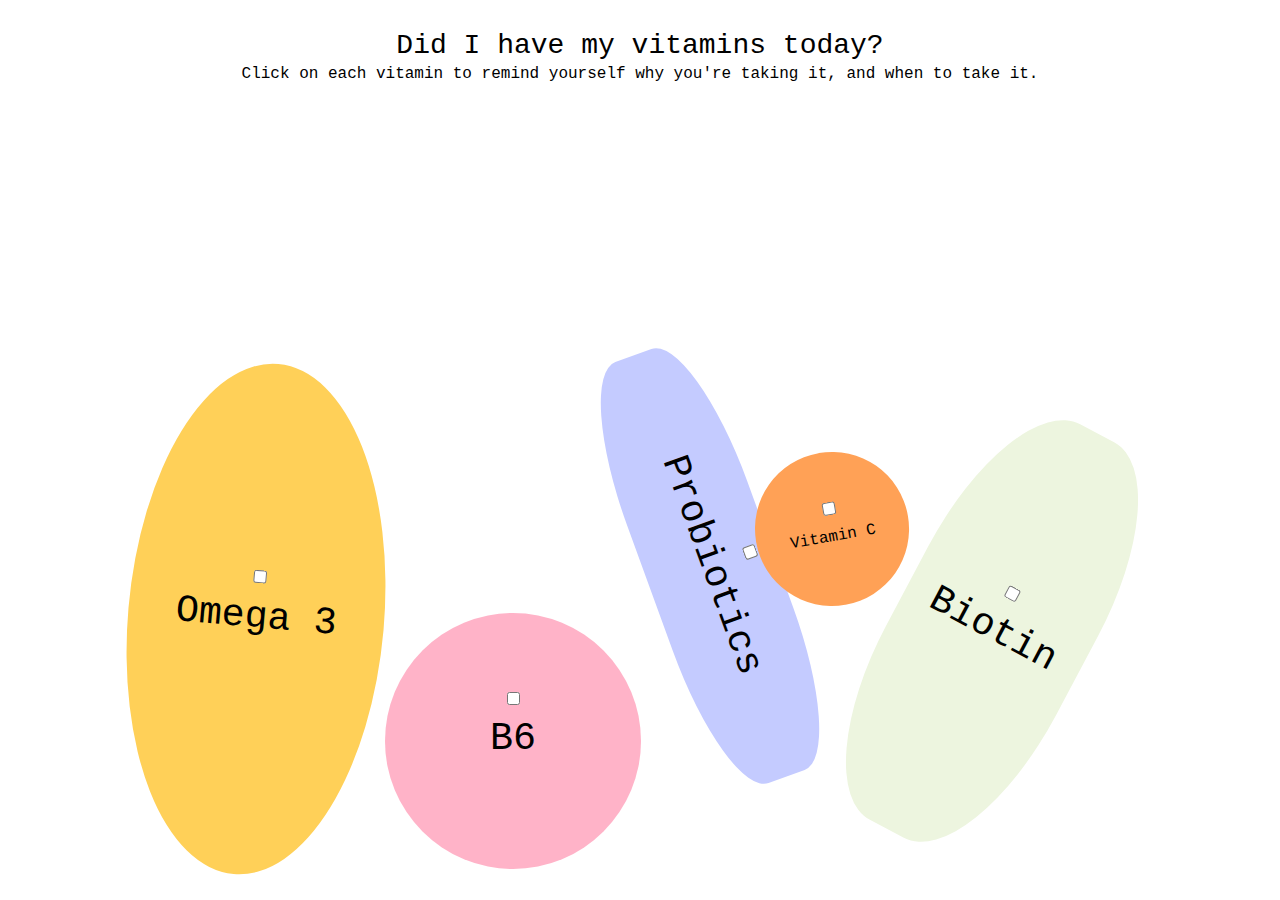
<file: s1fp-mypillcase/index.html>
<head>
    <link rel="stylesheet" href="style.css">
    <link rel="icon" type="image/x-icon" href="favicon.png">
    <title> MY VITAMINS</title>
</head>
<body>
    <div id="wrapper">
        <h1> Did I have my vitamins today?</h1>
        <p> Click on each vitamin to remind yourself why you're taking it, and when to take it.<p>
        <div id="omega3" class="flex-pill">
            <input type="checkbox">
            <h2><a href ="omega3.html">Omega 3</a></h2>
        </div>
        <div id="b6" class="flex-pill">
            <input type="checkbox">
            <h2><a href="b6.html">B6</a></h2>
        </div>
        <div id="probiotics" class="flex-pill">
            <input type="checkbox">
            <h2><a href="probiotics.html">Probiotics</a></h2>
        </div>
        <div id="vitaminc" class="flex-pill">
            <input type="checkbox">
            <h2 class="vitaminc"><a href="vitaminc.html">Vitamin C</a></h2>
        </div>
        <div id="biotin" class="flex-pill">
            <input type="checkbox">
            <h2><a href="biotin.html">Biotin</a></h2>
        </div>


    </div>

</body>
</file>
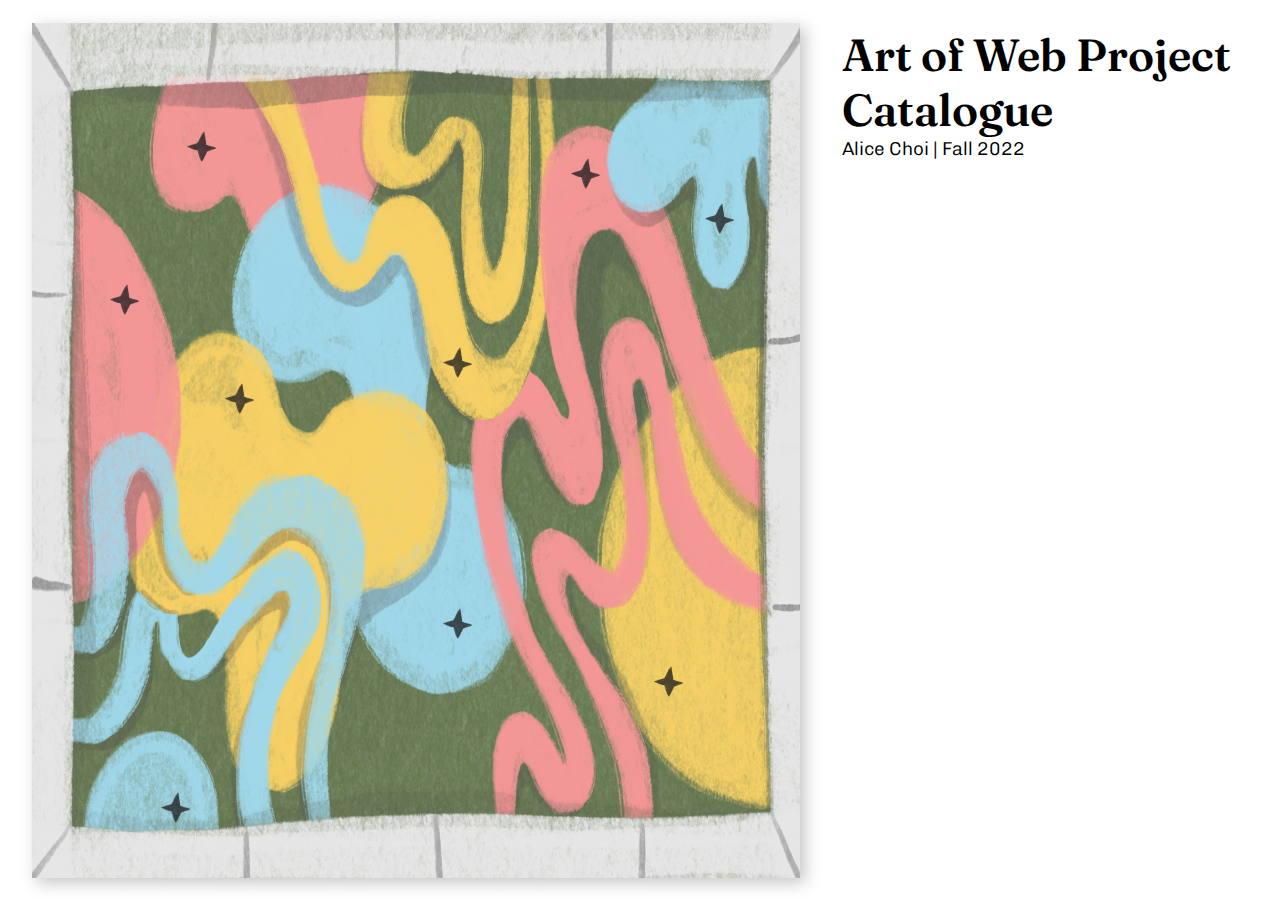
<file: final/home.html>
<!doctype html>
<html lang="en">
<head>
    <title> alice choi dsgn1020</title>
    <link rel="stylesheet" href="style.css"> 
    <link rel="icon" type="image/x-icon" href="pointer-hover.png">
    <link rel="preconnect" href="https://fonts.googleapis.com"><link rel="preconnect" href="https://fonts.gstatic.com" crossorigin><link href="https://fonts.googleapis.com/css2?family=Cardo&family=Chivo:wght@500&family=Karla:ital,wght@0,300;0,500;1,400&display=swap" rel="stylesheet">
    <link href="https://fonts.googleapis.com/css2?family=Chivo:ital,wght@0,200;1,300&family=Fraunces:opsz,wght@9..144,300;9..144,400;9..144,500;9..144,600&display=swap" rel="stylesheet">


</head>

<div id = "title">
    <h1> Art of Web Project Catalogue </h1>
    <h3> Alice Choi | Fall 2022 </h3>
</div>


<div id = "main-art">
    <div id = "background" class = "element"></div>
    <div id = "section-2-1" class = "element">
        <a href="https://alicechoi02.github.io/s2-p1/index.html" target = "_blank"><div id = "s2-1-pointer" class = "pointer"></div></a>
        <div id = "s2-1-image" class = "art-image"></div>
        <span class = "section-popup">
            <h2 class = "s2">Section 2.1</h2>
            <h3> OCTOBER 17, 2022</h3>
            <p>This project is a WEB RING that connects all students’ web
                publications from Section 1 together. We looked at
                discovering a modular code that could be implemented within
                each student’s project, while also preserving the character
                of each student’s design. 
            </p>
        </span>
    </div>
    <div id = "section-3-final" class = "element">
        <a href="https://alicechoi02.github.io/s3-final/index.html" target = "_blank"><div id = "s3-final-pointer" class = "pointer"></div></a>
        <div id = "s3-final-image" class = "art-image"></div>
        <span class = "section-popup">
            <h2 class = "s3">Section 3 FINAL </h2>
            <h3>DECEMBER 12, 2022</h3>
            <p>For the final project of this section, we programmed 
                a generative design tool using functions, loops and 
                conditionals. There was a lot of thought put into, additionally, 
                embedding the tool into a web interface that would adequately 
                encourage user interaction. 
            </p>
        </span>
    </div>
    <div id = "section-2-final" class = "element">
        <a href="https://editor.p5js.org/alicechoi02/sketches/5LE7td_VA" target = "_blank"><div id = "s2-final-pointer" class = "pointer"></div></a>
        <div id = "s2-final-image" class = "art-image"></div>
        <span class = "section-popup">
            <h2 class = "s2">Section 2 FINAL </h2>
            <h3>NOVEMBER 11, 2022</h3>
            <p>For the final project of this section, we created a 
                browser-based design that creatively employed the 
                system's clock with p5.js. The approach taken here was
                to figure out how to extract the metaphor of a clock to
                visually represent the passage of time. 
            </p>
        </span>
    </div>
    <div id = "section-1-final" class = "element">
        <a href="https://alicechoi02.github.io/s1fp-mypillcase/index.html" target = "_blank"><div id = "s1-final-pointer" class = "pointer"></div></a>
        <div id = "s1-final-image" class = "art-image"></div>
        <span class = "section-popup">
            <h2 class = "s1">Section 1 FINAL </h2>
            <h3>OCTOBER 10, 2022</h3>
            <p>For the final project of this section, we created an
                online publication that employed a consistent visual
                style across pages. This was a good opportunity to think
                about how the navigation system should complement the
                systematic image of the site’s appearance. 
            </p>
        </span>
    </div>
    <div id = "section-3-2" class = "element">
        <a href="https://alicechoi02.github.io/s3-p2/index.html" target = "_blank"><div id = "s3-2-pointer" class = "pointer"></div></a>
        <div id = "s3-2-image" class = "art-image"></div>
        <span class = "section-popup">
            <h2 class = "s3">Section 3.2 </h2>
            <h3>DECEMBER 5, 2022</h3>
            <p>This project was a group execution of an interactive design
                tool with IFTTT to create a “solution” to a perceived problem,
                as well as a promotional website for this tool. There was plenty
                of opportunity to practice identifying a relevant problem,
                solution and presentation with design. 
            </p>
        </span>
    </div>
    <div id = "section-1-2" class = "element">
        <a href="https://codepen.io/alicechoi02/pen/ZEopOBQ" target = "_blank"><div id = "s1-2-pointer" class = "pointer"></div></a>
        <div id = "s1-2-image" class = "art-image"></div>
        <span class = "section-popup">
            <h2 class = "s1">Section 1.2 </h2>
            <h3>OCTOBER 3, 2022</h3>
            <p>This project is a CSS still life of an assemblage sculpture 
                that the class worked together to build. It allowed for an 
                exploration of design reduction and abstraction techniques, 
                as well as a thorough introduction to CSS animations and pseudoclasses. 
            </p>
        </span>
    </div>
    <div id = "section-2-2" class = "element">
        <a href="https://alicechoi02.github.io/s2p2-doorproblem/main.html" target = "_blank"><div id = "s2-2-pointer" class = "pointer"></div></a>
        <div id = "s2-2-image" class = "art-image"></div>
        <span class = "section-popup">
            <h2 class = "s2">Section 2.2 </h2>
            <h3>OCTOBER 24, 2022</h3>
            <p>This project invited us to explore CSS selectors and hover 
                effects to create a single-page, self-contained website. 
                We were also asked to become familiar with metadata/alt text 
                as well as viewport size accommodations. 
            </p>
        </span>
    </div>
    <div id = "section-1-1" class = "element">
        <a href="https://codepen.io/alicechoi02/pen/gOzPbOm" target = "_blank"><div id = "s1-1-pointer" class = "pointer"></div></a>
        <div id = "s1-1-image" class = "art-image"></div>
        <span class = "section-popup">
            <h2 class = "s1">Section 1.1 </h2>
            <h3>SEPTEMBER 19, 2022</h3>
            <p>This project required a team of 2 or 3 students to come up 
                with a visual system that would communicate each group’s 
                image of choice. Our group created a gallery of fruits using 
                unicode characters that represented a growing flower.
            </p>
        </span>
    </div>
    <div id = "section-3-1" class = "element">
        <a href="https://alicechoi02.github.io/s3-p1/home.html" target = "_blank"><div id = "s3-1-pointer" class = "pointer"></div></a>
        <div id = "s3-1-image" class = "art-image"></div>
        <span class = "section-popup">
            <h2 class = "s3">Section 3.1 </h2>
            <h3>NOVEMBER 21, 2022</h3>
            <p>This project is a digital “performance” that divides participants 
                into appropriate groups and instructs these respective groups 
                the rules of the game, only through code. It was an enjoyable 
                challenge to create a system that could direct and record the performance. 
            </p>
        </span>
    </div>
</div>

<div id = "reading responses">
    <div id = "week-2" class = "read-resp">
        <span class = "section-popup">
            <h3 style = "margin-bottom: 1.5vh;"> READING RESPONSE </h3>
            <h2> Week 2</h2>
            <h3 style = "font-size: 2.5vh"> <i>Ulises Carrión - Selections from Second Thoughts</i></h3>
            <p class = "read">Of the reading, I was drawn mostly to the example of John Murphy's 
                "Selected Works" because I thought it did a good job at contextualizing 
                the author's descriptions of how a book is consisted of everything and 
                nothing at the same time. Each page holds meaning in its contextual relationship 
                to the rest of the book, and at the same time, each page means nothing on its 
                own. In reference to this specific example, I personally would disagree with the author's 
                comment at the end about how, if one were to take the content out of a book and place it in 
                a gallery-like format, it would lose its authentic rhythm. While the reading rhythm 
                may change, I do not think that is necessarily a negative thing. 
            </p>
        </span>
    </div>
    <div id = "week-3" class = "read-resp">
        <span class = "section-popup">
            <h3 style = "margin-bottom: 1.5vh;"> READING RESPONSE </h3>
            <h2> Week 3</h2>
            <h3 style = "font-size: 2.5vh"> <i>Martin Paul Eve - Selections from Warez The Infrastructure and Aesthetics of Piracy</i></h3>
            <p class = "read">This was a very insightful read in that it pushed me to think about the 
                notions of design past what is simply seen. While I do not have the technical background 
                to have understood the entirety of the systematic descriptions Eve was providing, I was 
                able to take away from this reading the chance to realize the extent to which information 
                must be organized behind the scenes in order for a pleasant, secure, and efficient experience. 

            </p>
        </span>
    </div>
    <div id = "week-4" class = "read-resp">
        <span class = "section-popup">
            <h3 style = "margin-bottom: 1.5vh;"> READING RESPONSE </h3>
            <h2> Week 4</h2>
            <h3 style = "font-size: 2.5vh"> <i>Willa Köerner, Laurel Schwulst, & Édouard U - Selections from Creative Independent and Arena How Do You Use the Internet Mindfully</i></h3>
            <p class = "read">This reading evoked many fruitful thoughts/questions, and I thought 
                it was especially appropriate given the context of the class. I understood the 
                concern that a website is now defined more by its capabilities than its 
                technical composition. Additionally, I appreciated the description of a website 
                being like a feedback loop — an artist must be mindful of the input and output of their work. 
                Finally, I was left with the question of waste in the digital space: is there any harm in continuously “throwing rocks into the ocean”?
            </p>
        </span>
    </div>
    <div id = "week-6" class = "read-resp">
        <span class = "section-popup">
            <h3 style = "margin-bottom: 1.5vh;"> READING RESPONSE </h3>
            <h2> Week 6</h2>
            <h3 style = "font-size: 2.5vh"> <i>Ben Duvall - Selections from New Modernism(s)</i></h3>
            <p class = "read"> Multiple phrases in the first few sections of this text I read stood out to me. 
                The first one was a consideration of graphic design as a manipulation or signal for the 
                slippery nature of meaning. I interpreted this as an opportunity for design to be the 
                ay in which the designer themselves defines and therefore delivers meaning to their audience. 
                Finally, I enjoyed the remark made about how "the computer proves to be both the fatal contradiction 
                and the enabling technology of post-modernism" during the discussion of how no matter how rebellious 
                a designer tries to be about creating a typeface, they will be faced with the irony that their 
                letters will appear the same way every time it is typed. To me, this dilemma is the essence of post-modernism design. 
            </p>
        </span>
    </div>
    <div id = "week-7" class = "read-resp">
        <span class = "section-popup">
            <h3 style = "margin-bottom: 1.5vh;"> READING RESPONSE </h3>
            <h2> Week 7</h2>
            <h3 style = "font-size: 2.5vh"> <i>Bojana Coklyat & Shannon Finnegan - Alt-Text as Poetry Workbook</i></h3>
            <p class = "read"> This reading was a good opportunity for me to better understand alt-text — 
                a concept that I had only heard of, but never truly understood — and also think about its 
                implications. I was fascinated by the question of: how we describe an image to a person with visual 
                impairment, and is "sight" of that image their greatest priority? In answering this, the 
                conversation in the text about alt-text as poetry was helpful in considering how an artist 
                might go about describing their images; instead of taking on the pressure of accurately describing 
                a work in just a few sentences, to think about that space as another form of art might provide a 
                more meaningful interaction with people who have visual impairments.  
            </p>
        </span>
    </div>
    <div id = "week-8" class = "read-resp">
        <span class = "section-popup">
            <h3 style = "margin-bottom: 1.5vh;"> READING RESPONSE </h3>
            <h2> Week 8</h2>
            <h3 style = "font-size: 2.5vh"> <i>Metahaven - White Night Before A Manifesto & Seth Price - Dispersion</i></h3>
            <p class = "read"> I found the concept of "publicness" interesting, specifically in Price's Dispersion, when 
                they mention that "the problem with situation a work in a singular point in space and time is that it 
                turns it into a monument." When an artist then decides to make their work "public" and open on say a digital 
                platform whereby "surfaces" reproduce themselves indefinitely, I think it is interesting to consider
                 how the value of that work no longer becomes a singular entity, but rather determined by the collective experience. 
                 My question then is, how much of this collective experience is the designer responsible for?

  
            </p>
        </span>
    </div>
    <div id = "week-9" class = "read-resp">
        <span class = "section-popup">
            <h3 style = "margin-bottom: 1.5vh;"> READING RESPONSE </h3>
            <h2> Week 9</h2>
            <h3 style = "font-size: 2.5vh"> <i>David Reinfurt - Selections from A *New* Program for Graphic Design</i></h3>
            <p class = "read"> One line that stuck out to me in teh reading was "Werthheimer realized that what matters is the whole
                 experience, including the in-between moments." I think this is particularly interesting in today's understanding and 
                 application of design in that the "in-between" can mean so many things beyond negative space in a 2D sphere. 
                 For example, this could be a simple loading page after you've inputted your username and password, it could 
                 be the character selection page when before you start a game etc... I
                 n response to this I began to think about how I might be able to design an experience that pays attention to such details 
                 and also appropriately accounts for the brains ability to automatically expect/fill in the in-betweens, as explained by, say, the "running man pixel" in the text.   
            </p>
        </span>
    </div>
    <div id = "week-10" class = "read-resp">
        <span class = "section-popup">
            <h3 style = "margin-bottom: 1.5vh;"> READING RESPONSE </h3>
            <h2> Week 10</h2>
            <h3 style = "font-size: 2.5vh"> <i>Josh Harle, Angie Abdila, & Andrew Newman (eds) - Selections from Decolonising the Digital</i></h3>
            <p class = "read"> Upon reading the specific section "A personal computer for children of all cultures," a term that really stuck 
                out to me was "computer literacy." The rest of the section goes on to discuss the 
                educational context and application of technological (un)bias, but I couldn't help but fixate 
                on the irony of the newfound expectation that, in order to supposedly reach one's greatest educational 
                potential, one must first learn a whole new language first: the computer. I began to wonder whether something could really 
                be considered a tool if it is (a) not accessible/inclusive to all and (b) if it requires an entirely separate and complex set of knowledge to operate.  
            </p>
        </span>
    </div>
    <div id = "week-11" class = "read-resp">
        <span class = "section-popup">
            <h3 style = "margin-bottom: 1.5vh;"> READING RESPONSE </h3>
            <h2> Week 11</h2>
            <h3 style = "font-size: 2.5vh"> <i>Neta Bomani & Sabii Bornologic - Beyond Dark Matter from Logic Issue 15 Beacons & Paul Saulellis - Performing the Feed</i></h3>
            <p class = "read"> I particularly enjoyed the reading experience of Beyond Dark Matter; The combination of the visual elements, which 
                I thought to be as a rather "modern" style of drawing, with the story itself, which I thought had somewhat of an overly dramatic tone, 
                almost made the narrative feel satirical. However, reading it I knew everything that was being visualized and said were in fact reality, 
                and so grappling with how I might fully understand and interpret the irony of the text as a whole is something I think I'd continue to think about. 
                Finally, I wanted to highlight a specific quote that really caught my eye: "“You can’t fix the computer just like you can’t turn back 
                the clock, but you can change what you do now to share the work of building a different future."
            </p>
        </span>
    </div>
    <div id = "week-12" class = "read-resp">
        <span class = "section-popup">
            <h3 style = "margin-bottom: 1.5vh;"> READING RESPONSE </h3>
            <h2> Week 12</h2>
            <h3 style = "font-size: 2.5vh"> <i>Hito Steyerl - Why Games Or Can Art Workers Think & Manuel Arturo Abreu - Incalculable Loss</i></h3>
            <p class = "read"> I particularly enjoyed the reading experience of Beyond Dark Matter; The combination of the visual elements, which 
                This week's readings, particularly the Steyerl piece, offered a new perspective into thinking about computers, their functionality 
                and the way we understand them. It felt as though I was almost reading into a hole of words, that made sense together in contextual 
                proximity but when I took a step back to think about it, I was unsure of what direction exactly I was heading. I think the most 
                interesting yet complex idea was that of rationality. Can rational behavior be expected? If, as Steyerl states, the only true 
                rationality is actually a man-made, artifical computer, is that in fact rational? Does that lend rationality to the man who made it 
                or the computer who acts it? 
            </p>
        </span>
    </div>
    <div id = "week-13" class = "read-resp">
        <span class = "section-popup">
            <h3 style = "margin-bottom: 1.5vh;"> READING RESPONSE </h3>
            <h2> Week 13</h2>
            <h3 style = "font-size: 2.5vh"> <i>Jasia Reichardt ed - Selections from Cybernetic Serendipity the Computer and the Arts</i></h3>
            <p class = "read"> I particularly enjoyed the reading experience of Beyond Dark Matter; The combination of the visual elements, which 
                In skimming through the middle few parts of the text, the particular section, “The colloquy of mobiles,” caught my eye. 
                This section talks about the relationship between the hearer, viewers and creator, and how an artist must take 
                charge of their “aesthetic potency.” The ultimate goal of an environment is to guide the users to see themselves in that environment, by 
                encouraging participation and exploration. The rest of the text goes on to talk more about – what I understood as technical, but as the
                author delineates as colloquial – terms to describe the hierarchy of programs, motions and visible states to achieve this goal. 
                However, I am choosing to get caught up in the word “potency.” Reading this word posed so many questions to me: how do I exercise 
                power in my style, in my voice as an artist? What does it mean to be, perhaps, aesthetically subtle?  
            </p>
        </span>
    </div>
    <div id = "week-14" class = "read-resp">
        <span class = "section-popup">
            <h3 style = "margin-bottom: 1.5vh;"> READING RESPONSE </h3>
            <h2> Week 14</h2>
            <h3 style = "font-size: 2.5vh"> <i>Boris Groys - Art on the Internet & Christine T. Wolfe - Computing in Crip Time from Logic Issue 16 Clouds</i></h3>
            <p class = "read"> Right off the bat, I was really drawn into the first few sentences of Wolfe's  text: "I no longer just move through space,
                 I spend time here." I appreciate how the author, in speaking naturally about their own experiences, allowed me to take a step back 
                 from the flow of time and also consider the fleeting moments the author was delineating. While the author and I have different backgrounds, 
                 the discussion of time, productivity, and flow are all things that we can relate to in the current day and age, as the author themselves 
                 mentioned in the text, too. In considering how this text might inform us as designers, I wonder whether this cycle of "productivity" is 
                 something users are looking to break. In other words, is it my responsibility as a designer to provide an escape from this, because if so, 
                 how can I do it right such that it is a worthy distraction/detour from seamless workflow?  
            </p>
        </span>
    </div>
    <div id = "week-15" class = "read-resp">
        <span class = "section-popup">
            <h3 style = "margin-bottom: 1.5vh;"> READING RESPONSE </h3>
            <h2> Week 15</h2>
            <h3 style = "font-size: 2.5vh"> <i>Alyssa Battistoni - A Repair Manual for Spaceship Earth from Logic Issue 9 Nature & Wendy Hui Kyong Chun - On Software or the Persistence of Visual Knowledge</i></h3>
            <p class = "read"> I respond to multiple aspects of this week's readings. Firstly, I am intrigued by the idea of a biosphere and the idea of 
                finding a "substitute" for Earth entirely. In one of my other classes, we had a lengthly discussion on biological design as well as 
                biomimicry, and how there is a lot of opportunity to take from our natural environment to inform self-reproducing design; I wonder whether
                 this idea of substitution/biosphere challenges or supports such existing notions. Additionally, I resonate specifically with one 
                 line from Chun's text, where they mention "software also produces users through benign interactions."
            </p>
        </span>
    </div>
    <div id = "week-16" class = "read-resp">
        <span class = "section-popup">
            <h3 style = "margin-bottom: 1.5vh;"> READING RESPONSE </h3>
            <h2> Week 16</h2>
            <h3 style = "font-size: 2.5vh"> <i>Donella Meadows & John Richardson & Gerhart Bruckmann - Groping in the Dark</i></h3>
            <p class = "read"> To note a few points that stood out to me, I firstly enjoyed the comment about how all of our understanding
                 of the world is impartial, from this I understood that from this partialness comes all the interpretations and assumptions
                  that rule the world. Next, I thought it was interesting how the author outlined the differences between mental and computer models, 
                  the one that stood out most to be being the idea that mental models include "rich stores of information... such as motivations," 
                  whereas computer models don't. I'm not quite sure I completely agree, as (like we discussed a few classes back) the algorithms with 
                  which these computers are made are heavily biased. I realize then, that perhaps the problem with algorithmic bias is not 
                  necessarily that they exist (because they can't be 100% eliminated), but that we fail to notice them under the façade of computer precision.
            </p>
        </span>
    </div>
</div>


</div>
</file>
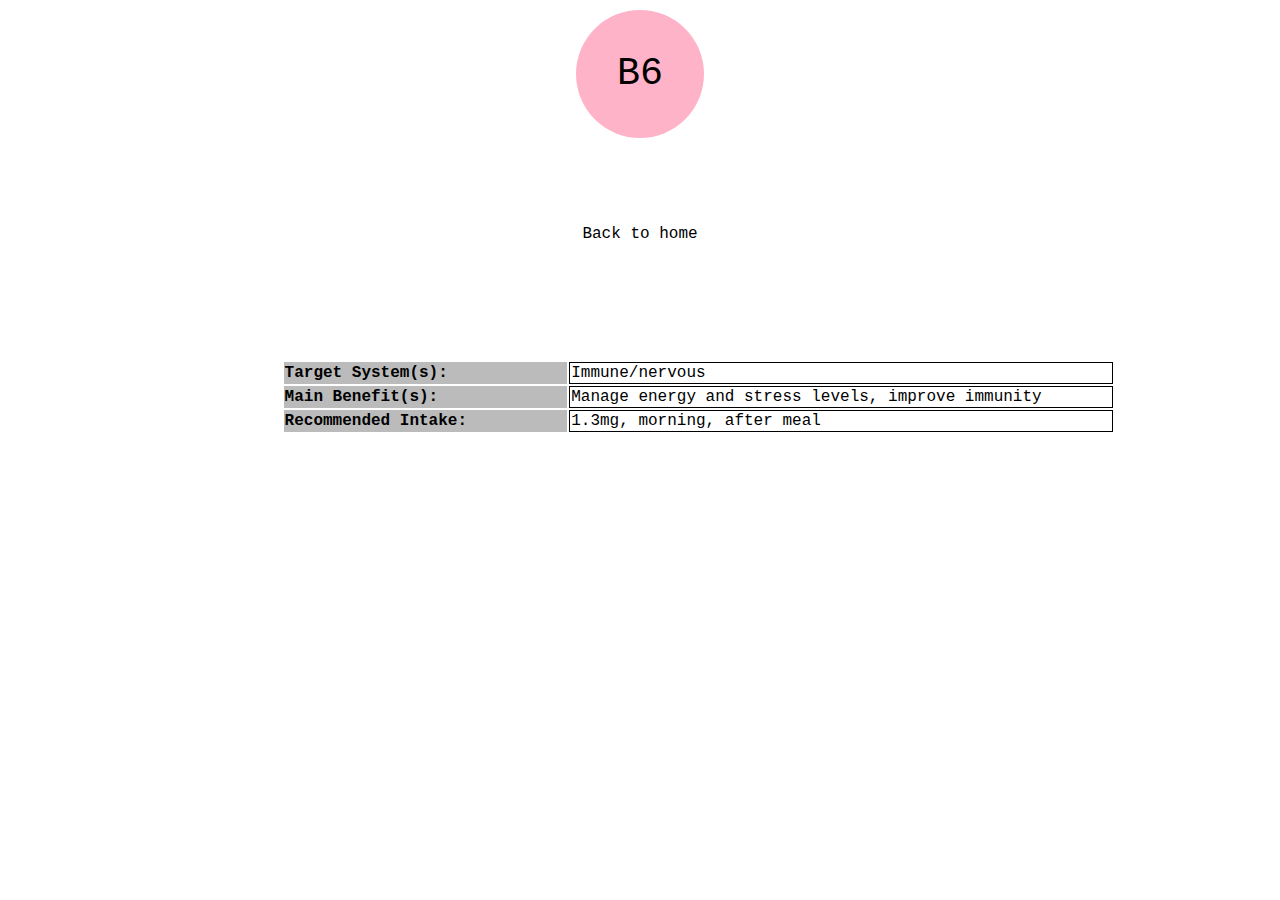
<file: s1fp-mypillcase/b6.html>
<head>
    <link rel="stylesheet" href="style.css">
    <title> B6</title>
    
</head>
<body>
    <div id="wrapper">
        <div id="b6-pagetop" class="flex-pill">
            <h2>B6</h2>
        </div>
        <div id="back-to-home">
            <a href="index.html"> Back to home </a>
        </div>
        <table>
            <tr>
                <th>Target System(s):</th>
                <td> Immune/nervous  </td>
            </tr>
              <tr>
                <th>Main Benefit(s): </th>
                <td> Manage energy and stress levels, improve immunity</td>
              </tr>
              <tr>
                <th>Recommended Intake:</th>
                <td> 1.3mg, morning, after meal</td>
              </tr>
        </table>
    </div>
    
<body>
</file>
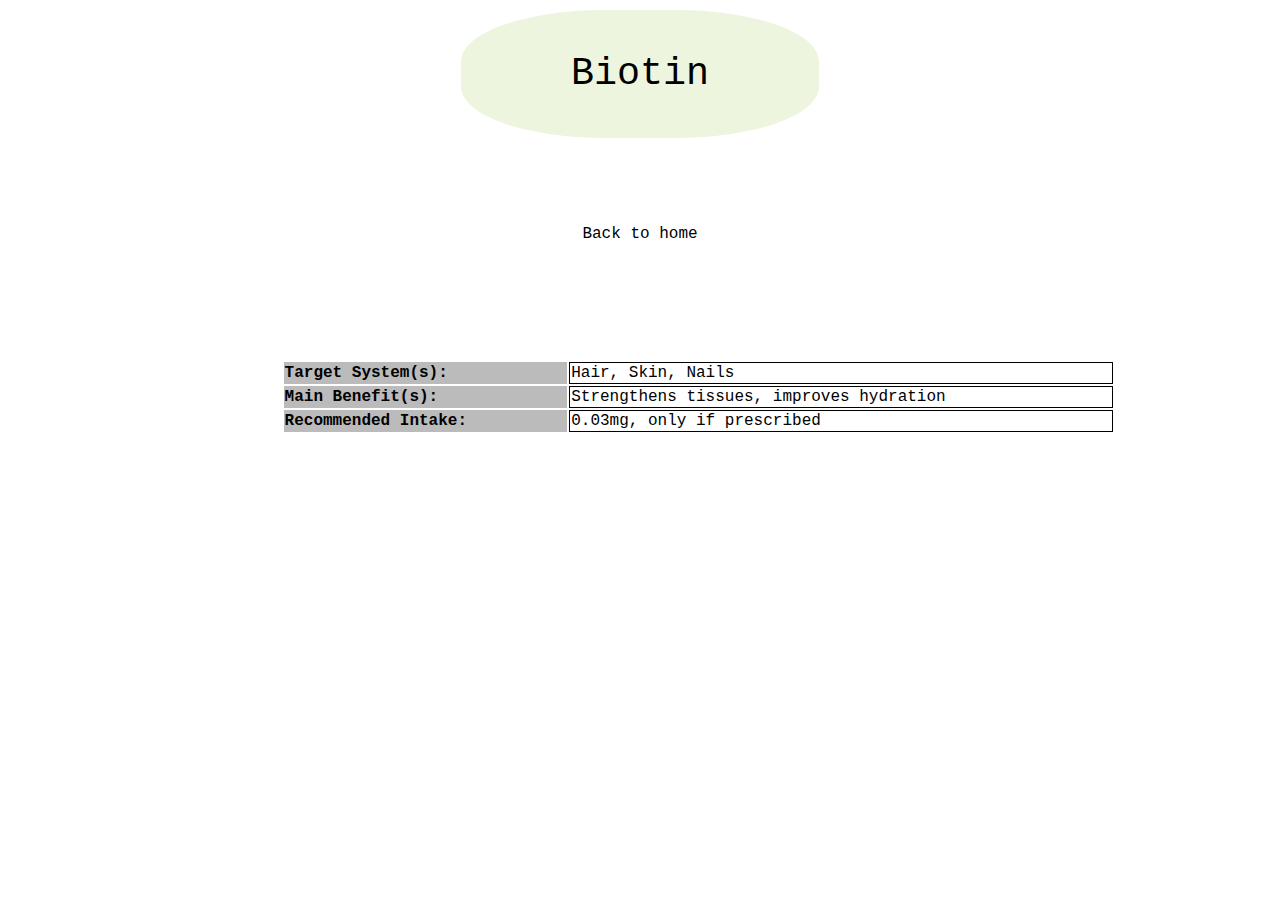
<file: s1fp-mypillcase/biotin.html>
<head>
    <link rel="stylesheet" href="style.css">
    <title> Biotin C</title>
</head>
<body>
    <div id="wrapper">
        <div id="biotin-pagetop" class="flex-pill">
            <h2>Biotin</h2>
        </div>
        <div id="back-to-home">
            <a href="index.html"> Back to home </a>
        </div>
        <table>
            <tr>
                <th>Target System(s):</th>
                <td> Hair, Skin, Nails  </td>
            </tr>
              <tr>
                <th>Main Benefit(s): </th>
                <td> Strengthens tissues, improves hydration </td>
              </tr>
              <tr>
                <th>Recommended Intake:</th>
                <td> 0.03mg, only if prescribed </td>
              </tr>
        </table>
    </div>
    
<body>
</file>
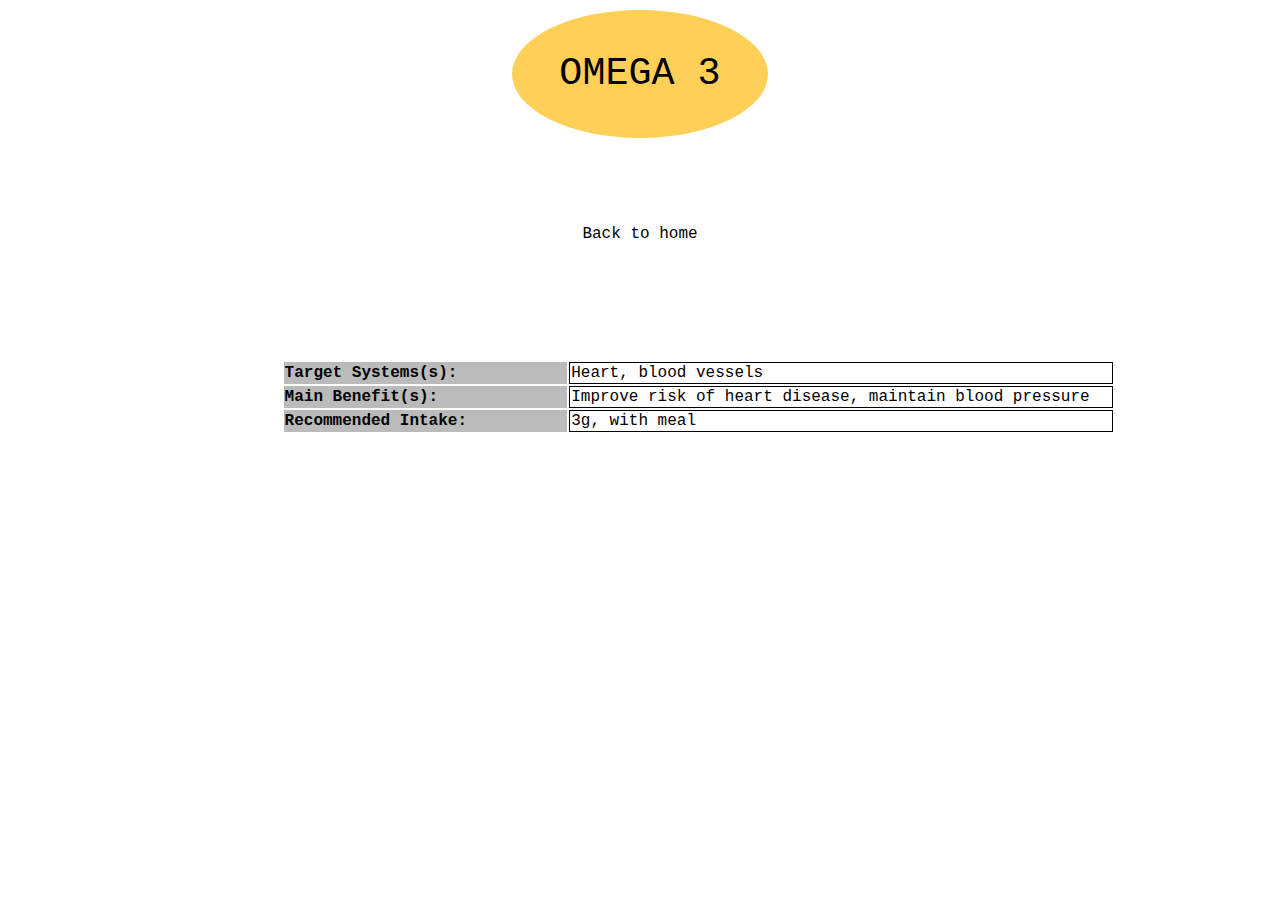
<file: s1fp-mypillcase/omega3.html>
<head>
    <link rel="stylesheet" href="style.css">
    <title> Omega 3</title>
</head>
<body>
    <div id="wrapper">
        <div id="omega3-pagetop" class="flex-pill">
            <h2>OMEGA 3</h2>
        </div>
        <div id="back-to-home">
            <a href="index.html"> Back to home </a>
        </div>
        <table>
            <tr>
                <th>Target Systems(s):</th>
                <td> Heart, blood vessels </td>
            </tr>
              <tr>
                <th>Main Benefit(s): </th>
                <td> Improve risk of heart disease, maintain blood pressure</td>
              </tr>
              <tr>
                <th>Recommended Intake:</th>
                <td> 3g, with meal</td>
              </tr>
        </table>
    </div>
    
<body>
</file>
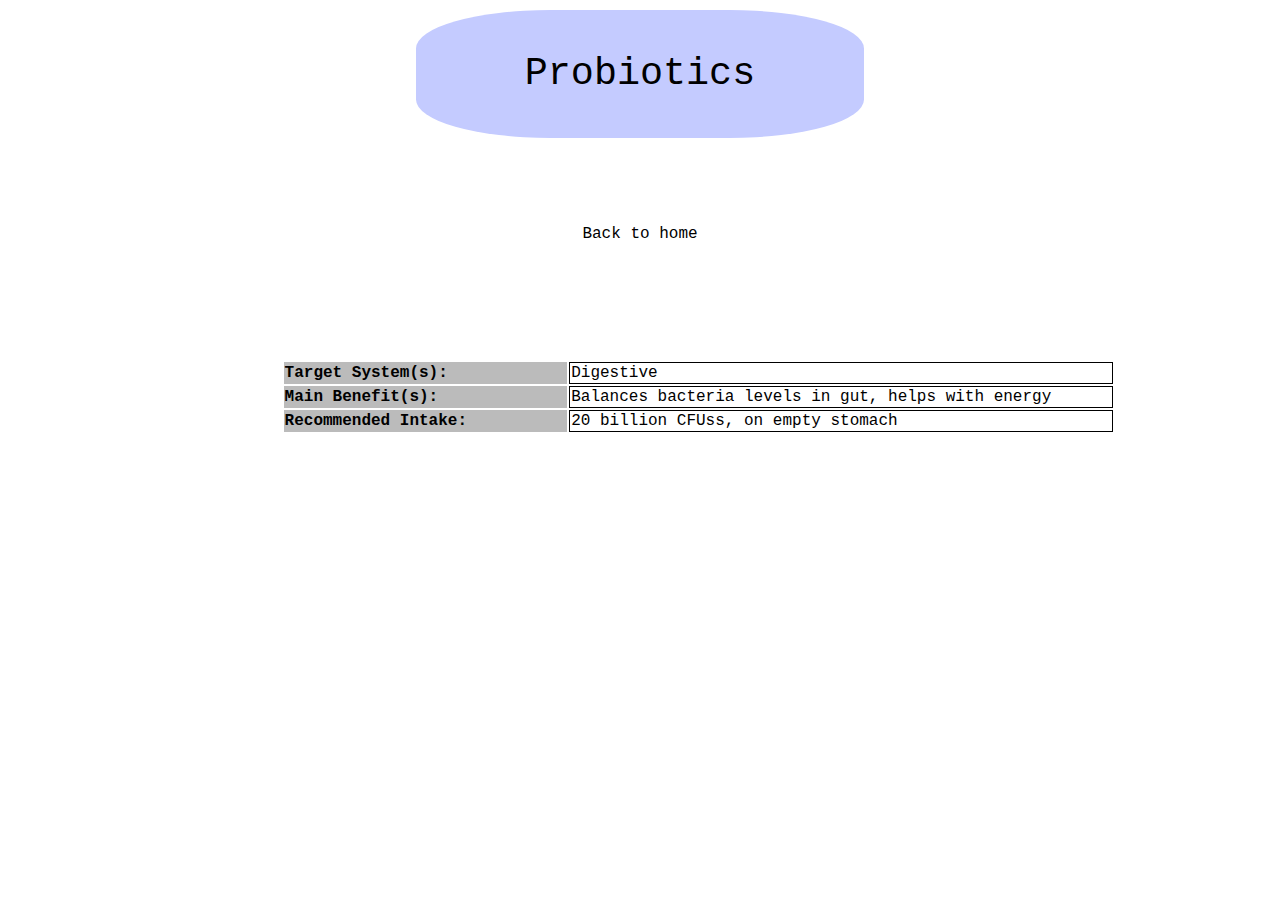
<file: s1fp-mypillcase/probiotics.html>
<head>
    <link rel="stylesheet" href="style.css">
    <title> Probiotics</title>
</head>
<body>
    <div id="wrapper">
        <div id="probiotics-pagetop" class="flex-pill">
            <h2>Probiotics</h2>
        </div>
        <div id="back-to-home">
            <a href="index.html"> Back to home </a>
        </div>
        <table>
            <tr>
                <th>Target System(s):</th>
                <td> Digestive  </td>
            </tr>
              <tr>
                <th>Main Benefit(s): </th>
                <td> Balances bacteria levels in gut, helps with energy</td>
              </tr>
              <tr>
                <th>Recommended Intake:</th>
                <td> 20 billion CFUss, on empty stomach</td>
              </tr>
        </table>
    </div>
    
<body>
</file>
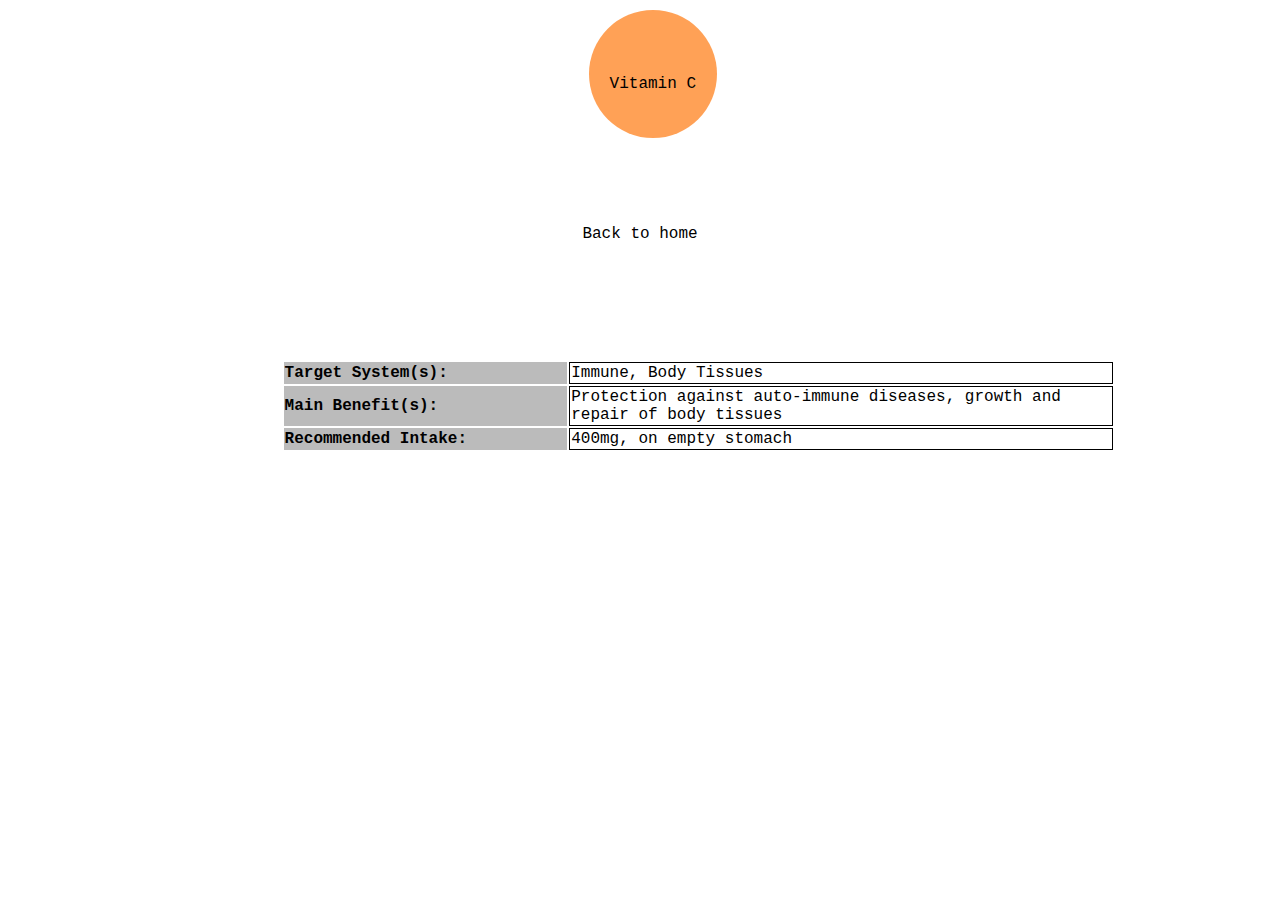
<file: s1fp-mypillcase/vitaminc.html>
<head>
    <link rel="stylesheet" href="style.css">
    <title> Vitamin C</title>
</head>
<body>
    <div id="wrapper">
        <div id="vitaminC-pagetop" class="flex-pill">
            <h2 class="vitaminc">Vitamin C</h2>
        </div>
        <div id="back-to-home">
            <a href="index.html"> Back to home </a>
        </div>
        <table>
            <tr>
                <th>Target System(s):</th>
                <td> Immune, Body Tissues  </td>
            </tr>
              <tr>
                <th>Main Benefit(s): </th>
                <td> Protection against auto-immune diseases, growth and repair of body tissues </td>
              </tr>
              <tr>
                <th>Recommended Intake:</th>
                <td> 400mg, on empty stomach </td>
              </tr>
        </table>
    </div>
    
<body>
</file>
<file: s1fp-mypillcase/style.css>
html, body {
margin: 0;
}
h1 {
    font-family: 'Courier New', Courier, monospace;
    font-weight: normal;
    font-size: 28px;
    text-align: center;
    padding-top: 30px;
}

h2 {
    font-family: 'Courier New', Courier, monospace;
    font-weight: 200;
    font-size: 3vw;
    text-align: center;
}

p{
    font-family: 'Courier New';
    font-size: 16px;
    text-align: center;
    margin-left: 50px;
    margin-right: 50px;
    margin-top: -15px;

}
.flex-pill{
    display: flex;
    justify-content: center;
    flex-direction: column;
}

#wrapper {
    position: relative;
    min-height: 100vh;
    width: 100vw;
}

#pills {
    background-color:bisque;
}

#omega3 {
    background-color: #FFD058;
    position: absolute;
    left: 10vw;
    bottom: 25px;
    width: 20vw;
    height: 40vw;
    border-radius: 50%;
    transform: rotate(5deg);
}
#B6 {
    background-color: #FFB3C8;
    margin:1px;
    position: absolute;
    left: 30vw;
    bottom: 30px;
    width: 20vw;
    height: 20vw;
    border-radius: 50%;
}
#probiotics {
    background-color: #C4CBFF;
    position: absolute;
    left: 38vw;
    bottom: 30vh;
    width: 35vw;
    height: 10vw;
    border-radius: 35%;
    transform: rotate(70deg);
}
#vitaminc {
    background-color: #FFA156;
    position: absolute;
    left: 59vw;
    bottom: 23vw;
    width: 12vw;
    height: 12vw;
    border-radius: 50%;
    transform: rotate(-10deg);
}

#biotin {
    background-color: #edf5df;
    position: absolute;
    left: 70vw;
    bottom: 5vh;
    width: 15vw;
    height: 35vw;
    border-radius: 40%;
    transform: rotate(28deg);

}
.vitaminc {
    font-size: 100%;
    padding-top: 20px;
}

#omega3-pagetop {
    background-color: #FFD058;
    position: absolute;
    left: 40vw;
    top: 10px;
    width: 20vw;
    height: 10vw;
    border-radius: 50%;
}
#b6-pagetop {
    background-color: #FFB3C8;
    position: absolute;
    left: 45vw;
    top: 10px;
    width: 10vw;
    height: 10vw;
    border-radius: 50%;
}
#probiotics-pagetop {
    background-color: #C4CBFF;
    position: absolute;
    left: 32.5vw;
    top: 10px;
    width: 35vw;
    height: 10vw;
    border-radius: 30%;
}
#vitaminc-pagetop {
    background-color: #FFA156;
    position: absolute;
    left: 46vw;
    top: 10px;
    width: 10vw;
    height: 10vw;
    border-radius: 50%;
}
#biotin-pagetop {
    background-color: #edf5df;
    position: absolute;
    left: 36vw;
    top: 10px;
    width: 28vw;
    height: 10vw;
    border-radius: 40%;
}
#back-to-home{
    font-family:'Courier New', Courier, monospace;
    position: absolute;
    top: 25vh;
    width: 100vw;
    text-align: center;
}

a:link {
    color: black;
    text-decoration: none;
}
  
a:hover {
color: grey;
}

table {
    position: absolute;
    top: 40vh;
    margin-left: 22vw;
}
table th {
    width: 22vw;
    background-color:#bbbbbb;
    text-align: left;
    font-family: 'Courier New', Courier, monospace;
}

table td {
    font-family: 'Courier New', Courier, monospace;
    width: 60vh;
    border: 0.5px solid black;
}

input {
    position: relative; 
    margin-bottom: -20px;
}

.redirect {
    position: fixed;
    left: 1%;
    bottom: 2%;
  }
</file>
<file: final/style.css>
/***** Text Styling *****/
h1 {
    font-family: 'Fraunces' , sans-serif;
    font-weight: 600; 
    margin: 0px;
    font-size: 5vh;
}

h2 {
    font-family: 'Chivo' , serif;
    font-weight: 500; 
    margin: 0px;
    font-size: 4vh;
}

h3 {
    font-family: 'Chivo' , serif;
    font-weight: 300; 
    color: black;
    margin: 0px;
}

p {
    font-family: 'Fraunces', serif;
    font-weight: 200; 
    
}

.s1 {
    color: rgb(245, 198, 63);
}

.s2 {
    color: rgb(137, 207, 230);
}

.s3 {
    color: rgb(242 125, 125);
}

#title {
    display: block;
    position: absolute;
    left: 63vw; 
    top: 3vh;


    width: 35vw;
    height: auto;
    padding-left: 4vh;
}

/***** Main Image Styling *****/

.element {
    width: 60vw;
    height: 95vh;
    
    position: absolute;
    top: 2.5vh;
    left: 2.5vw;
}

.art-image {
    width: 100%;
    height: 100%;
    background-size: 100% 100%;
    background-repeat: no-repeat;
    opacity: 0%;
    z-index: 20;
}

#background {
    background-size: 100% 100%;
    background-repeat: no-repeat;
    background-image: url(full-image.png);
    opacity: 80%;
    z-index: 0;
    filter: drop-shadow(5px 5px 8px rgb(185, 182, 180));

}

#s2-1-image {
    background-image : url(section2.1.png);
}

#s3-final-image {
    background-image : url(section3-final.png);
}

#s2-final-image{
    background-image : url(section2-final.png);
}

#s1-final-image{
    background-image : url(section1-final.png);
}

#s3-2-image {
    background-image : url(section3.2.png);
}

#s1-2-image {
    background-image : url(section1.2.png);
}

#s2-2-image {
    background-image : url(section2.2.png);
}

#s1-1-image {
    background-image : url(section1.1.png);
}

#s3-1-image {
    background-image : url(section3.1.png);
}

/***** Pointers *****/

.pointer {
    position: absolute;
    width: 2.5vw;
    height: 2.5vw;
    background-image: url("pointer.png");
    background-size: contain;
    z-index: 10;
    opacity: 80%;
}

#s2-1-pointer {
    top: 20vh;
    right: 5vw;
}

#s2-final-pointer {
    bottom: 6vh;
    left: 10vw;
}

#s3-final-pointer {
    top: 15vh;
    left: 42vw;
}

#s1-final-pointer {
    top: 36vh;
    left: 32vw;
}

#s3-2-pointer {
    top: 29vh;
    left: 6vw;
}

#s1-2-pointer {
    top: 40vh;
    left: 15vw;
}

#s2-2-pointer {
    top: 65vh;
    left: 32vw;
}

#s1-1-pointer {
    bottom: 20vh;
    right: 9vw;
}

#s3-1-pointer {
    top: 12vh;
    left: 12vw;
}

/***** Reading Responses *****/
#week-2 {
    width: 10vw;
    height: 7vh;
    position: absolute;
    left: 6vw;
    top: 2vh;
}

#week-3 {
    width: 12vw;
    height: 5vh;
    position: absolute;
    left: 18vw;
    top: 3vh;
}

#week-4 {
    width: 15vw;
    height: 5vh;
    position: absolute;
    left: 32vw;
    top: 3vh;
}

#week-6 {
    width: 12vw;
    height: 5vh;
    position: absolute;
    left: 48vw;
    top: 3vh;
}

#week-7 {
    width: 3vw;
    height: 25vh;
    position: absolute;
    left: 60vw;
    top: 9vh;
}

#week-8 {
    width: 2.5vw;
    height: 25vh;
    position: absolute;
    left: 60vw;
    top: 40vh;
}
#week-9 {
    width: 2.5vw;
    height: 22vh;
    position: absolute;
    left: 60vw;
    top: 68vh;
}
#week-10 {
    width: 10vw;
    height: 4vh;
    position: absolute;
    left: 50.5vw;
    top: 92vh;
}
#week-11 {
    width: 14vw;
    height: 5vh;
    position: absolute;
    left: 35vw;
    top: 92vh;
}
#week-12 {
    width: 14vw;
    height: 5vh;
    position: absolute;
    left: 20vw;
    top: 92vh;
}
#week-13 {
    width: 12vw;
    height: 5vh;
    position: absolute;
    left: 6vw;
    top: 92vh;
}

#week-14 {
    width: 2.5vw;
    height: 25vh;
    position: absolute;
    left: 3vw;
    top: 66vh;
}

#week-15 {
    width: 2.5vw;
    height: 29vh;
    position: absolute;
    left: 3vw;
    top: 34vh;
}

#week-16 {
    width: 2.5vw;
    height: 20vh;
    position: absolute;
    left: 3vw;
    top: 11vh;
}

/***** Hovers *****/
.section-popup {
    display: none;
    
}

.pointer:hover {
    background-image: url("pointer-hover.png");
    opacity: 80%;
}

.element:has(.pointer:hover) > .art-image {
    opacity: 100%;
}

.element:has(.pointer:hover) > .section-popup {
    display: block;
    position: absolute;
    left: 63vw; 
    top: 15vh;

    width: 30vw;
    height: auto;
    padding-left: 3vh; 
    border-left: solid 5px black; 
}

.read-resp:hover .section-popup {
    display: block;
    position: fixed;
    left: 65vw; 
    top: 15vh;

    width: 30vw;
    height: auto;
    padding-left: 3vh; 
    border-left: solid 5px black; 
}
</file>
